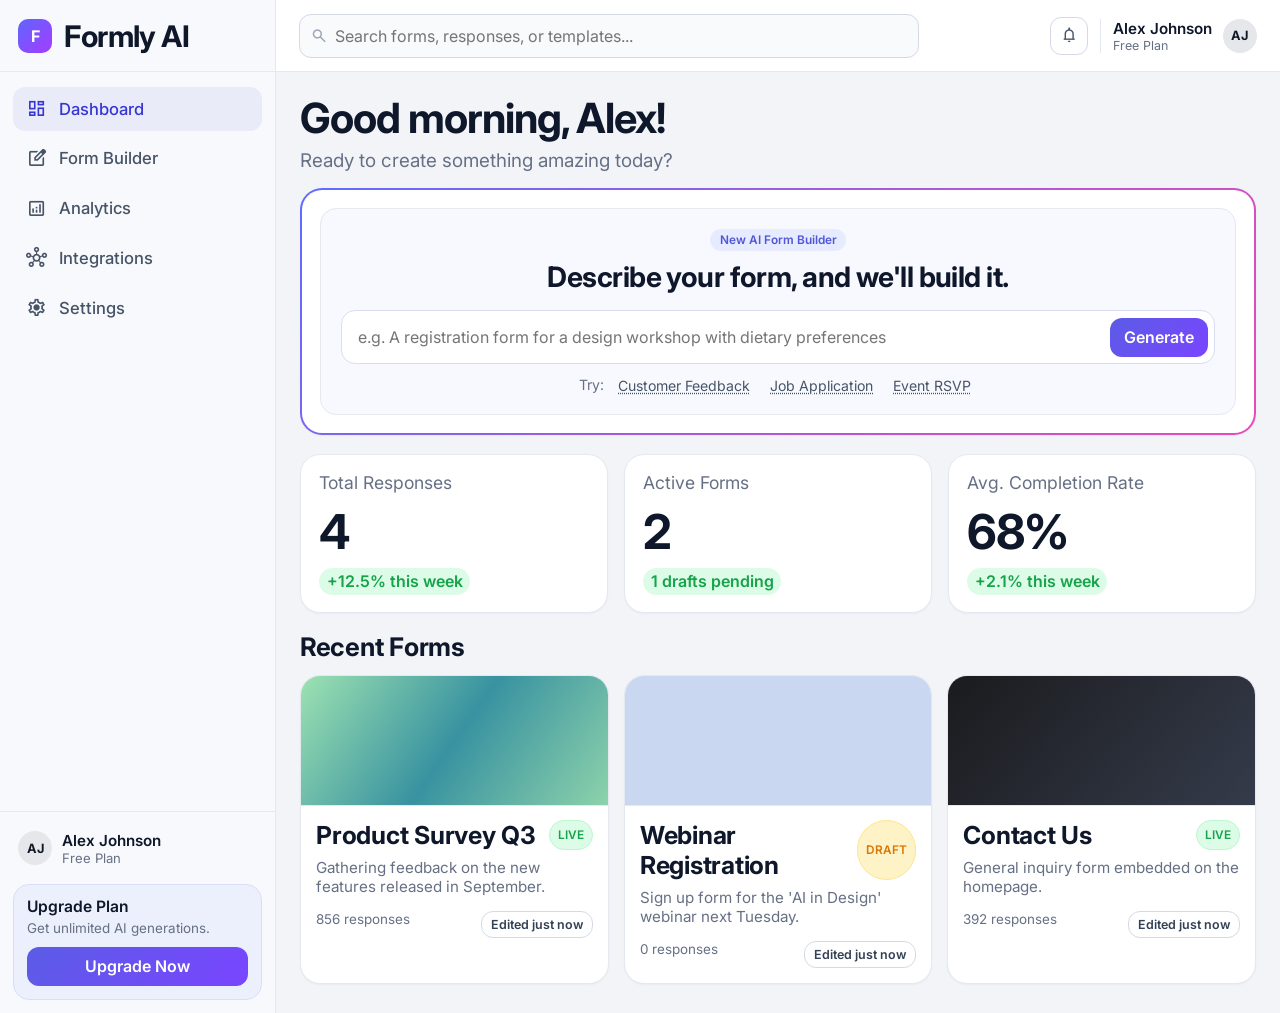
<file: index.html>
<!doctype html>
<html lang="en">
  <head>
    <meta charset="UTF-8" />
    <meta name="viewport" content="width=device-width, initial-scale=1.0" />
    <title>Formly | Dashboard</title>
    <link rel="preconnect" href="https://fonts.googleapis.com" />
    <link rel="preconnect" href="https://fonts.gstatic.com" crossorigin />
    <link
      href="https://fonts.googleapis.com/css2?family=Inter:wght@400;500;600;700;800&display=swap"
      rel="stylesheet"
    />
    <link
      rel="stylesheet"
      href="https://fonts.googleapis.com/css2?family=Material+Symbols+Outlined:FILL@0;1&opsz=24&wght=400&GRAD=0"
    />
    <link rel="stylesheet" href="./assets/css/tokens.css" />
    <link rel="stylesheet" href="./assets/css/app.css" />
    <link rel="stylesheet" href="./assets/css/dashboard.css" />
  </head>
  <body>
    <div class="app-layout">
      <aside class="sidebar">
        <div class="sidebar-brand">
          <div class="brand-mark">F</div>
          <div class="brand-title">Formly AI</div>
        </div>

        <ul class="nav-list">
          <li>
            <a class="nav-link active" href="./index.html">
              <span class="material-symbols-outlined">dashboard</span>
              Dashboard
            </a>
          </li>
          <li>
            <a class="nav-link" href="./builder.html">
              <span class="material-symbols-outlined">edit_square</span>
              Form Builder
            </a>
          </li>
          <li>
            <a class="nav-link" href="./analytics.html">
              <span class="material-symbols-outlined">analytics</span>
              Analytics
            </a>
          </li>
          <li>
            <a class="nav-link" href="#">
              <span class="material-symbols-outlined">hub</span>
              Integrations
            </a>
          </li>
          <li>
            <a class="nav-link" href="#">
              <span class="material-symbols-outlined">settings</span>
              Settings
            </a>
          </li>
        </ul>

        <div class="sidebar-footer">
          <div class="profile-chip">
            <div class="avatar">AJ</div>
            <div>
              <p class="profile-name">Alex Johnson</p>
              <p class="profile-plan">Free Plan</p>
            </div>
          </div>

          <div class="upgrade-card">
            <p class="title">Upgrade Plan</p>
            <p class="sub">Get unlimited AI generations.</p>
            <button class="btn btn-primary" style="margin-top: 0.65rem; width: 100%">Upgrade Now</button>
          </div>
        </div>
      </aside>

      <section class="main-area">
        <header class="topbar">
          <div class="search">
            <span class="material-symbols-outlined">search</span>
            <input type="text" placeholder="Search forms, responses, or templates..." />
          </div>

          <div class="topbar-right">
            <button class="icon-btn" aria-label="Notifications">
              <span class="material-symbols-outlined">notifications</span>
            </button>

            <div class="user-chip">
              <div>
                <p class="name">Alex Johnson</p>
                <p class="plan">Free Plan</p>
              </div>
              <div class="avatar">AJ</div>
            </div>
          </div>
        </header>

        <main class="page-content">
          <section class="dashboard-head">
            <h1 class="page-title">Good morning, Alex!</h1>
            <p class="page-subtitle">Ready to create something amazing today?</p>
          </section>

          <section class="prompt-card card">
            <div class="prompt-inner">
              <span class="prompt-pill">New AI Form Builder</span>
              <h2 class="prompt-title">Describe your form, and we'll build it.</h2>
              <div class="prompt-row">
                <input
                  id="builder-prompt"
                  type="text"
                  placeholder="e.g. A registration form for a design workshop with dietary preferences"
                />
                <button id="go-builder" class="btn btn-primary">Generate</button>
              </div>
              <div class="prompt-footer">
                <span>Try:</span>
                <button data-prompt="Customer feedback form with rating and comments">Customer Feedback</button>
                <button data-prompt="Job application form with portfolio link and experience">Job Application</button>
                <button data-prompt="Event RSVP with meal and attendance type">Event RSVP</button>
              </div>
            </div>
          </section>

          <section class="kpi-grid section-row">
            <article class="card kpi-card">
              <p class="label">Total Responses</p>
              <p class="value" id="total-responses">0</p>
              <span class="trend up" id="total-trend">+0% this week</span>
            </article>
            <article class="card kpi-card">
              <p class="label">Active Forms</p>
              <p class="value" id="active-forms">0</p>
              <span class="trend up" id="forms-trend">0 drafts pending</span>
            </article>
            <article class="card kpi-card">
              <p class="label">Avg. Completion Rate</p>
              <p class="value" id="avg-completion">0%</p>
              <span class="trend up" id="completion-trend">+0% this week</span>
            </article>
          </section>

          <section class="section-row">
            <h3>Recent Forms</h3>
            <div id="recent-forms" class="form-grid"></div>
          </section>
        </main>
      </section>
    </div>

    <script type="module" src="./assets/js/pages/dashboard.js"></script>
  </body>
</html>
</file>
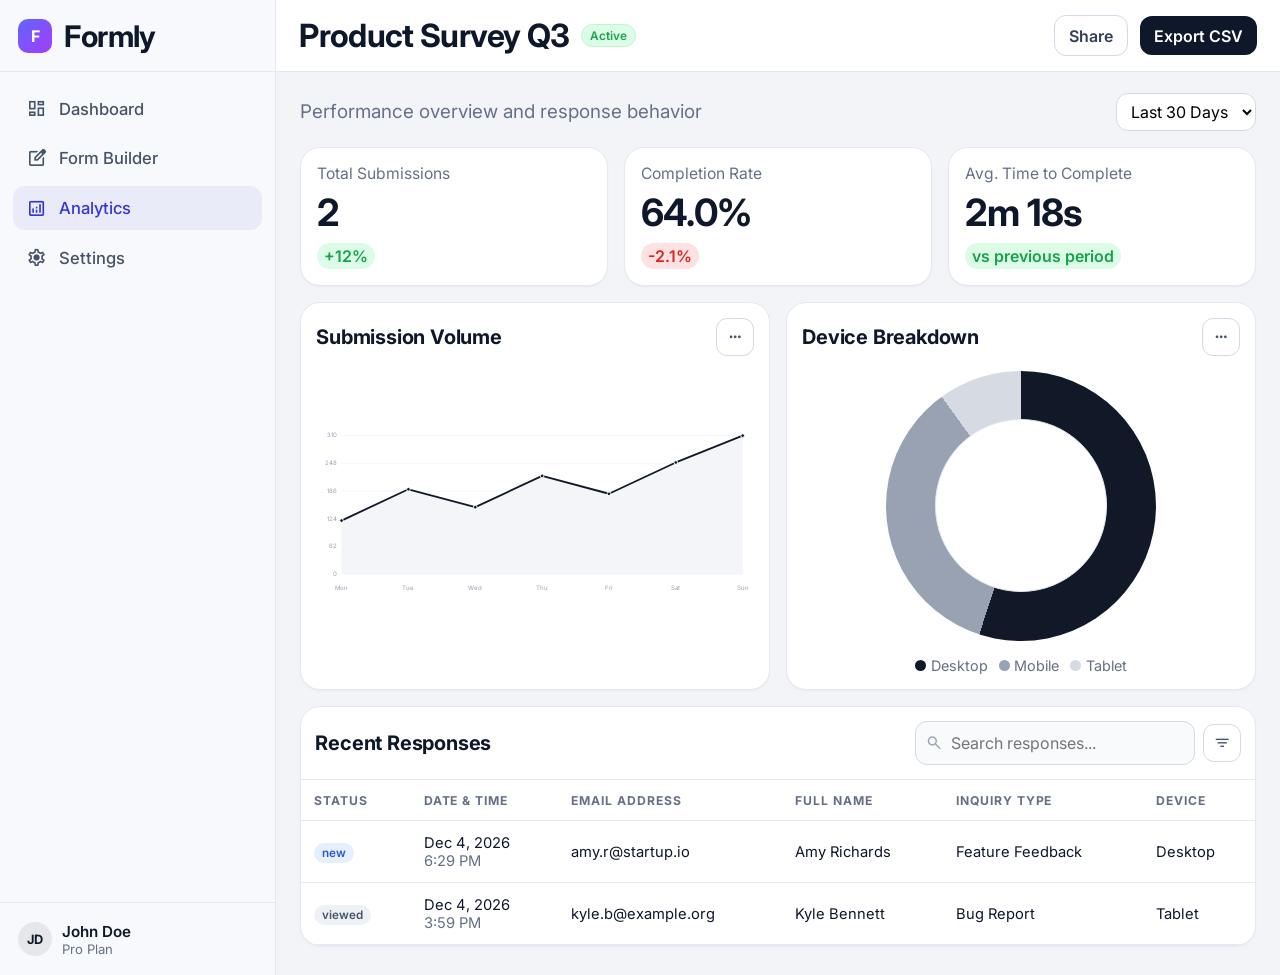
<file: analytics.html>
<!doctype html>
<html lang="en">
  <head>
    <meta charset="UTF-8" />
    <meta name="viewport" content="width=device-width, initial-scale=1.0" />
    <title>Formly | Analytics</title>
    <link rel="preconnect" href="https://fonts.googleapis.com" />
    <link rel="preconnect" href="https://fonts.gstatic.com" crossorigin />
    <link
      href="https://fonts.googleapis.com/css2?family=Inter:wght@400;500;600;700;800&display=swap"
      rel="stylesheet"
    />
    <link
      rel="stylesheet"
      href="https://fonts.googleapis.com/css2?family=Material+Symbols+Outlined:FILL@0;1&opsz=24&wght=400&GRAD=0"
    />
    <link rel="stylesheet" href="./assets/css/tokens.css" />
    <link rel="stylesheet" href="./assets/css/app.css" />
    <link rel="stylesheet" href="./assets/css/analytics.css" />
  </head>
  <body>
    <div class="app-layout">
      <aside class="sidebar">
        <div class="sidebar-brand">
          <div class="brand-mark">F</div>
          <div class="brand-title">Formly</div>
        </div>

        <ul class="nav-list">
          <li>
            <a class="nav-link" href="./index.html">
              <span class="material-symbols-outlined">dashboard</span>
              Dashboard
            </a>
          </li>
          <li>
            <a class="nav-link" href="./builder.html">
              <span class="material-symbols-outlined">edit_square</span>
              Form Builder
            </a>
          </li>
          <li>
            <a class="nav-link active" href="./analytics.html">
              <span class="material-symbols-outlined">analytics</span>
              Analytics
            </a>
          </li>
          <li>
            <a class="nav-link" href="#">
              <span class="material-symbols-outlined">settings</span>
              Settings
            </a>
          </li>
        </ul>

        <div class="sidebar-footer">
          <div class="profile-chip">
            <div class="avatar">JD</div>
            <div>
              <p class="profile-name">John Doe</p>
              <p class="profile-plan">Pro Plan</p>
            </div>
          </div>
        </div>
      </aside>

      <section class="main-area">
        <header class="topbar">
          <div class="form-title">
            <h2 id="analytics-form-title">Contact Form v2</h2>
            <span id="analytics-form-status" class="badge success">Active</span>
          </div>
          <div class="topbar-right">
            <button class="btn btn-ghost">Share</button>
            <button class="btn btn-dark">Export CSV</button>
          </div>
        </header>

        <main class="page-content">
          <section class="analytics-head">
            <p class="page-subtitle" style="margin: 0">Performance overview and response behavior</p>
            <select id="range-select" class="select">
              <option value="30">Last 30 Days</option>
              <option value="14">Last 14 Days</option>
              <option value="7">Last 7 Days</option>
            </select>
          </section>

          <section class="metrics-grid">
            <article class="card">
              <p class="label">Total Submissions</p>
              <p id="metric-submissions" class="value">0</p>
              <span id="metric-submissions-trend" class="trend up">+0%</span>
            </article>
            <article class="card">
              <p class="label">Completion Rate</p>
              <p id="metric-completion" class="value">0%</p>
              <span id="metric-completion-trend" class="trend down">-0%</span>
            </article>
            <article class="card">
              <p class="label">Avg. Time to Complete</p>
              <p id="metric-time" class="value">0m 00s</p>
              <span id="metric-time-trend" class="trend up">vs prev period</span>
            </article>
          </section>

          <section class="chart-grid">
            <article class="card chart-card">
              <div class="panel-title-row">
                <h3 class="panel-title">Submission Volume</h3>
                <button class="icon-btn"><span class="material-symbols-outlined">more_horiz</span></button>
              </div>
              <svg id="submission-chart" role="img" aria-label="Submission volume line chart"></svg>
            </article>

            <article class="card chart-card">
              <div class="panel-title-row">
                <h3 class="panel-title">Device Breakdown</h3>
                <button class="icon-btn"><span class="material-symbols-outlined">more_horiz</span></button>
              </div>
              <div class="device-wrap">
                <div id="device-ring" class="device-ring"></div>
                <div class="chart-legend" style="margin-top: 1rem">
                  <span class="legend-item"><span class="swatch" style="background: #111827"></span>Desktop</span>
                  <span class="legend-item"><span class="swatch" style="background: #98a2b3"></span>Mobile</span>
                  <span class="legend-item"><span class="swatch" style="background: #d6dae3"></span>Tablet</span>
                </div>
              </div>
            </article>
          </section>

          <section class="card responses-card">
            <div class="responses-head">
              <h3 class="panel-title" style="margin: 0">Recent Responses</h3>
              <div class="responses-controls">
                <div class="search">
                  <span class="material-symbols-outlined">search</span>
                  <input id="response-search" type="text" placeholder="Search responses..." />
                </div>
                <button class="icon-btn"><span class="material-symbols-outlined">filter_list</span></button>
              </div>
            </div>

            <div style="overflow: auto">
              <table class="table">
                <thead>
                  <tr>
                    <th>Status</th>
                    <th>Date &amp; Time</th>
                    <th>Email Address</th>
                    <th>Full Name</th>
                    <th>Inquiry Type</th>
                    <th>Device</th>
                  </tr>
                </thead>
                <tbody id="responses-body"></tbody>
              </table>
            </div>
          </section>
        </main>
      </section>
    </div>

    <script type="module" src="./assets/js/pages/analytics.js"></script>
  </body>
</html>
</file>
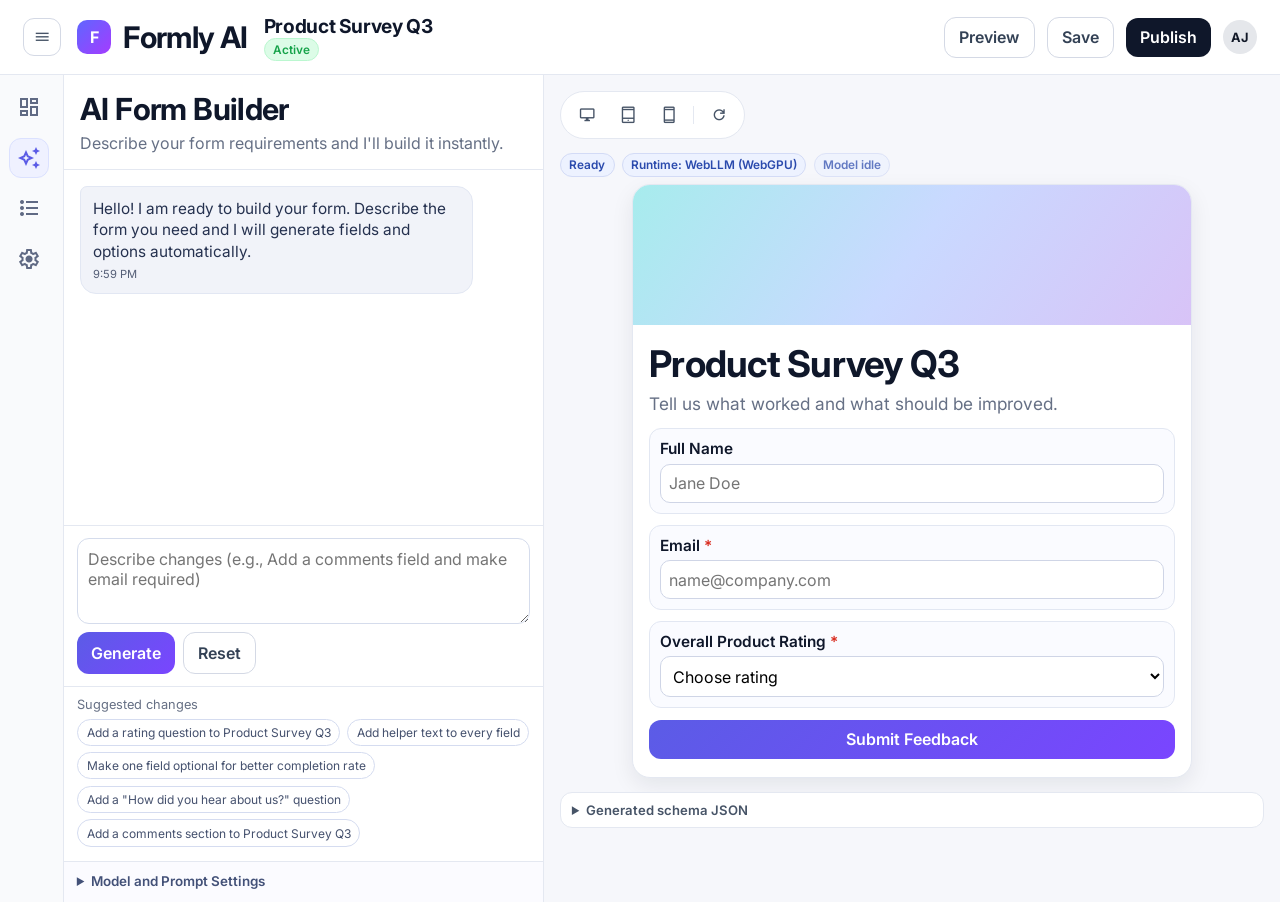
<file: builder.html>
<!doctype html>
<html lang="en">
  <head>
    <meta charset="UTF-8" />
    <meta name="viewport" content="width=device-width, initial-scale=1.0" />
    <title>Formly | AI Form Builder</title>
    <link rel="preconnect" href="https://fonts.googleapis.com" />
    <link rel="preconnect" href="https://fonts.gstatic.com" crossorigin />
    <link
      href="https://fonts.googleapis.com/css2?family=Inter:wght@400;500;600;700;800&display=swap"
      rel="stylesheet"
    />
    <link
      rel="stylesheet"
      href="https://fonts.googleapis.com/css2?family=Material+Symbols+Outlined:FILL@0;1&opsz=24&wght=400&GRAD=0"
    />
    <link rel="stylesheet" href="./assets/css/tokens.css" />
    <link rel="stylesheet" href="./assets/css/app.css" />
    <link rel="stylesheet" href="./assets/css/builder.css" />
  </head>
  <body>
    <section class="main-area">
      <header class="topbar">
        <div class="topbar-right" style="gap: 1rem">
          <a href="./index.html" class="icon-btn" aria-label="Back to dashboard">
            <span class="material-symbols-outlined">menu</span>
          </a>
          <div class="sidebar-brand" style="border-bottom: 0; padding: 0">
            <div class="brand-mark">F</div>
            <div class="brand-title">Formly AI</div>
          </div>
          <div>
            <h1 id="active-form-name" style="font-size: 1.2rem; margin: 0">New Form</h1>
            <span id="active-form-status" class="badge success">Draft</span>
          </div>
        </div>

        <div class="topbar-right">
          <a href="./analytics.html" class="btn btn-ghost">Preview</a>
          <button id="save-form" class="btn btn-ghost">Save</button>
          <button id="publish-form" class="btn btn-dark">Publish</button>
          <div class="avatar">AJ</div>
        </div>
      </header>

      <main class="builder-layout">
        <aside class="builder-rail">
          <a class="rail-btn" aria-label="Dashboard" href="./index.html">
            <span class="material-symbols-outlined">dashboard</span>
          </a>
          <button class="rail-btn active" aria-label="AI Builder">
            <span class="material-symbols-outlined">auto_awesome</span>
          </button>
          <button class="rail-btn" aria-label="Fields">
            <span class="material-symbols-outlined">format_list_bulleted</span>
          </button>
          <button class="rail-btn" aria-label="Settings">
            <span class="material-symbols-outlined">settings</span>
          </button>
        </aside>

        <section class="builder-chat">
          <div class="chat-head">
            <h2>AI Form Builder</h2>
            <p>Describe your form requirements and I'll build it instantly.</p>
          </div>

          <div id="chat-feed" class="chat-feed" aria-live="polite"></div>

          <form id="prompt-form" class="composer">
            <textarea
              id="prompt-input"
              rows="3"
              placeholder="Describe changes (e.g., Add a comments field and make email required)"
              required
            ></textarea>
            <div class="composer-row">
              <button id="generate-btn" class="btn btn-primary" type="submit">Generate</button>
              <button id="reset-btn" class="btn btn-ghost" type="button">Reset</button>
            </div>
          </form>

          <section class="chips-wrap">
            <p>Suggested changes</p>
            <div id="chips" class="chips"></div>
          </section>

          <details class="settings">
            <summary>Model and Prompt Settings</summary>

            <div class="settings-grid">
              <label>
                Model
                <select id='model-id'></select>
              </label>
              <label id='dtype-label' hidden>
                Precision (WASM)
                <select id='dtype'>
                  <option value='q4'>q4</option>
                  <option value='q8'>q8</option>
                  <option value='fp16'>fp16</option>
                  <option value='fp32'>fp32</option>
                </select>
              </label>
              <label>
                Max new tokens
                <input id='max-tokens' type='number' min='120' max='1500' value='700' />
              </label>
              <label>
                Temperature
                <input id='temperature' type='number' min='0' max='1.2' step='0.1' value='0.3' />
              </label>
            </div>

            <label class="system-label" for="system-prompt">System Prompt</label>
            <textarea id="system-prompt" rows="9"></textarea>
          </details>
        </section>

        <section class="builder-preview">
          <div class="preview-toolbar">
            <button class="icon-btn" aria-label="Desktop"><span class="material-symbols-outlined">desktop_windows</span></button>
            <button class="icon-btn" aria-label="Tablet"><span class="material-symbols-outlined">tablet_mac</span></button>
            <button class="icon-btn" aria-label="Mobile"><span class="material-symbols-outlined">smartphone</span></button>
            <span style="width: 1px; height: 18px; background: var(--line)"></span>
            <button class="icon-btn" id="refresh-preview" aria-label="Refresh"><span class="material-symbols-outlined">refresh</span></button>
          </div>

          <div style="display: flex; gap: 0.45rem; flex-wrap: wrap; margin-bottom: 0.45rem">
            <span id="status-line" class="status-pill">Ready</span>
            <span id="device-chip" class="status-pill">Device: Checking...</span>
            <span id="model-chip" class="status-pill">Model idle</span>
          </div>

          <progress id="download-progress" max="100" value="0" hidden></progress>

          <article class="preview-card">
            <div class="preview-cover"></div>
            <div class="preview-body">
              <h3 id="preview-title" class="preview-title">Your Form</h3>
              <p id="preview-description" class="preview-desc">Form description will appear here.</p>
              <form id="preview-form" class="preview-form"></form>
              <button id="preview-submit" class="btn btn-primary" style="width: 100%; margin-top: 0.72rem" type="button">
                Submit
              </button>
            </div>
          </article>

          <details class="schema-panel">
            <summary>Generated schema JSON</summary>
            <pre id="schema-json">{}</pre>
          </details>
        </section>
      </main>
    </section>

    <script type="module" src="./assets/js/pages/builder.js"></script>
  </body>
</html>
</file>
<file: assets/css/tokens.css>
:root {
  --bg: #f3f4f8;
  --surface: #ffffff;
  --surface-soft: #f9fafc;
  --line: #e4e8f1;
  --line-strong: #d4d9e5;
  --text: #0f172a;
  --muted: #667085;
  --sidebar: #f8f9fc;
  --accent: #5b5ce6;
  --accent-strong: #3636d6;
  --accent-soft: #eeefff;
  --success: #16a34a;
  --success-soft: #dcfce7;
  --warning: #d97706;
  --warning-soft: #fef3c7;
  --danger: #dc2626;
  --danger-soft: #fee2e2;
  --ink-inverse: #f8fafc;
  --radius-sm: 8px;
  --radius-md: 12px;
  --radius-lg: 16px;
  --radius-xl: 20px;
  --shadow-sm: 0 1px 2px rgba(16, 24, 40, 0.04);
  --shadow-md: 0 8px 22px rgba(17, 24, 39, 0.08);
  --shadow-lg: 0 20px 45px rgba(17, 24, 39, 0.12);
}
</file>
<file: assets/css/app.css>
* {
  box-sizing: border-box;
}

html,
body {
  margin: 0;
  min-height: 100%;
}

body {
  font-family: "Inter", "IBM Plex Sans", "Segoe UI", sans-serif;
  color: var(--text);
  background: var(--bg);
}

a {
  color: inherit;
  text-decoration: none;
}

button,
input,
select,
textarea {
  font: inherit;
}

button {
  border: 0;
  cursor: pointer;
}

.app-layout {
  min-height: 100vh;
  display: grid;
  grid-template-columns: 276px minmax(0, 1fr);
}

.sidebar {
  background: var(--sidebar);
  border-right: 1px solid var(--line);
  display: grid;
  grid-template-rows: auto 1fr auto;
  min-height: 100vh;
}

.sidebar-brand {
  display: flex;
  align-items: center;
  gap: 0.75rem;
  padding: 1.1rem 1.15rem;
  border-bottom: 1px solid var(--line);
}

.brand-mark {
  width: 34px;
  height: 34px;
  border-radius: 10px;
  display: grid;
  place-items: center;
  font-weight: 700;
  color: #fff;
  background: linear-gradient(135deg, #5f66ff, #a43cff);
}

.sidebar-brand span:last-child {
  font-size: 1.65rem;
  line-height: 1;
}

.sidebar-brand .brand-title {
  font-size: 1.86rem;
  font-weight: 700;
  letter-spacing: -0.02em;
}

.nav-list {
  list-style: none;
  margin: 0;
  padding: 0.9rem 0.8rem;
  display: grid;
  gap: 0.35rem;
  align-content: start;
}

.nav-link {
  display: flex;
  align-items: center;
  gap: 0.78rem;
  padding: 0.72rem 0.8rem;
  border-radius: var(--radius-md);
  color: #475467;
  font-size: 1.04rem;
  font-weight: 500;
}

.nav-link .material-symbols-outlined {
  font-size: 1.32rem;
}

.nav-link:hover {
  background: #eef1f8;
  color: #111827;
}

.nav-link.active {
  background: #e9ecf8;
  color: var(--accent-strong);
}

.sidebar-footer {
  padding: 0.8rem;
  border-top: 1px solid var(--line);
}

.profile-chip {
  display: flex;
  align-items: center;
  gap: 0.62rem;
  padding: 0.35rem;
}

.avatar {
  width: 34px;
  height: 34px;
  border-radius: 999px;
  display: grid;
  place-items: center;
  font-weight: 700;
  font-size: 0.8rem;
  background: #e5e7eb;
  color: #111827;
}

.profile-name {
  margin: 0;
  font-size: 0.95rem;
  font-weight: 600;
}

.profile-plan {
  margin: 0;
  font-size: 0.82rem;
  color: var(--muted);
}

.upgrade-card {
  margin-top: 0.78rem;
  background: #eceffc;
  border: 1px solid #d8def8;
  border-radius: var(--radius-lg);
  padding: 0.8rem;
}

.upgrade-card p {
  margin: 0;
}

.upgrade-card .title {
  font-size: 0.98rem;
  font-weight: 600;
}

.upgrade-card .sub {
  margin-top: 0.25rem;
  color: var(--muted);
  font-size: 0.84rem;
}

.btn {
  border-radius: var(--radius-md);
  padding: 0.6rem 0.88rem;
  font-weight: 600;
  transition: transform 120ms ease, filter 120ms ease;
}

.btn:active {
  transform: translateY(1px);
}

.btn-primary {
  background: linear-gradient(135deg, var(--accent), #7a45ff);
  color: #fff;
}

.btn-primary:hover {
  filter: brightness(1.04);
}

.btn-ghost {
  border: 1px solid var(--line-strong);
  background: #fff;
  color: #334155;
}

.btn-dark {
  background: #0f172a;
  color: #fff;
}

.main-area {
  min-height: 100vh;
  display: grid;
  grid-template-rows: auto 1fr;
}

.topbar {
  min-height: 72px;
  border-bottom: 1px solid var(--line);
  background: #fff;
  display: flex;
  align-items: center;
  justify-content: space-between;
  gap: 1rem;
  padding: 0.85rem 1.45rem;
}

.topbar h1 {
  margin: 0;
  font-size: 1.9rem;
  letter-spacing: -0.02em;
}

.search {
  position: relative;
  width: min(620px, 100%);
}

.search .material-symbols-outlined {
  position: absolute;
  left: 0.68rem;
  top: 50%;
  transform: translateY(-50%);
  color: #98a2b3;
  font-size: 1.15rem;
}

.search input {
  width: 100%;
  height: 44px;
  border: 1px solid var(--line-strong);
  border-radius: var(--radius-md);
  padding: 0 0.8rem 0 2.2rem;
  background: #f8fafc;
}

.search input:focus {
  outline: 2px solid rgba(91, 92, 230, 0.2);
  border-color: var(--accent);
}

.topbar-right {
  display: flex;
  align-items: center;
  gap: 0.75rem;
}

.user-chip {
  display: flex;
  align-items: center;
  gap: 0.65rem;
  border-left: 1px solid var(--line);
  padding-left: 0.75rem;
}

.user-chip .name {
  margin: 0;
  font-size: 0.95rem;
  font-weight: 600;
}

.user-chip .plan {
  margin: 0;
  font-size: 0.78rem;
  color: var(--muted);
}

.icon-btn {
  width: 38px;
  height: 38px;
  border-radius: 11px;
  display: grid;
  place-items: center;
  border: 1px solid var(--line-strong);
  background: #fff;
  color: #475467;
}

.icon-btn .material-symbols-outlined {
  font-size: 1.15rem;
}

.page-content {
  padding: 1.3rem 1.5rem 1.8rem;
  overflow: auto;
}

.page-title {
  margin: 0;
  font-size: 2.6rem;
  letter-spacing: -0.025em;
}

.page-subtitle {
  margin: 0.35rem 0 1rem;
  color: var(--muted);
  font-size: 1.18rem;
}

.card {
  background: var(--surface);
  border: 1px solid var(--line);
  border-radius: var(--radius-xl);
  box-shadow: var(--shadow-sm);
}

.kpi-grid {
  display: grid;
  gap: 1rem;
  grid-template-columns: repeat(3, minmax(0, 1fr));
}

.kpi-card {
  padding: 1.1rem 1.15rem;
}

.kpi-card .label {
  margin: 0;
  color: var(--muted);
  font-size: 1.1rem;
}

.kpi-card .value {
  margin: 0.55rem 0 0;
  font-size: 3rem;
  letter-spacing: -0.03em;
  font-weight: 700;
}

.trend {
  display: inline-flex;
  align-items: center;
  gap: 0.2rem;
  margin-top: 0.45rem;
  font-size: 1rem;
  font-weight: 600;
  border-radius: 999px;
  padding: 0.2rem 0.45rem;
}

.trend.up {
  color: var(--success);
  background: var(--success-soft);
}

.trend.down {
  color: var(--danger);
  background: var(--danger-soft);
}

.panel {
  background: var(--surface);
  border: 1px solid var(--line);
  border-radius: var(--radius-xl);
  padding: 1rem;
}

.panel-title-row {
  display: flex;
  align-items: center;
  justify-content: space-between;
  gap: 0.75rem;
  margin-bottom: 0.9rem;
}

.panel-title {
  margin: 0;
  font-size: 1.25rem;
  letter-spacing: -0.01em;
}

.select {
  border: 1px solid var(--line-strong);
  border-radius: var(--radius-md);
  background: #fff;
  padding: 0.45rem 0.66rem;
}

.table {
  width: 100%;
  border-collapse: collapse;
}

.table th,
.table td {
  text-align: left;
  padding: 0.78rem 0.82rem;
  border-bottom: 1px solid var(--line);
  font-size: 0.92rem;
}

.table thead th {
  color: var(--muted);
  font-size: 0.76rem;
  text-transform: uppercase;
  letter-spacing: 0.08em;
}

.badge {
  display: inline-flex;
  align-items: center;
  gap: 0.28rem;
  border-radius: 999px;
  padding: 0.2rem 0.5rem;
  font-size: 0.74rem;
  font-weight: 600;
  border: 1px solid transparent;
}

.badge.success {
  background: var(--success-soft);
  border-color: #bbf7d0;
  color: var(--success);
}

.badge.warning {
  background: var(--warning-soft);
  border-color: #fde68a;
  color: var(--warning);
}

.badge.info {
  background: #e6efff;
  border-color: #c7d7ff;
  color: #2f5fd3;
}

@media (max-width: 1200px) {
  .kpi-grid {
    grid-template-columns: 1fr;
  }
}

@media (max-width: 980px) {
  .app-layout {
    grid-template-columns: 1fr;
  }

  .sidebar {
    min-height: auto;
    grid-template-rows: auto;
  }

  .sidebar-brand,
  .sidebar-footer {
    display: none;
  }

  .nav-list {
    display: flex;
    overflow: auto;
    padding: 0.6rem;
    border-bottom: 1px solid var(--line);
    background: #fff;
  }

  .nav-link {
    white-space: nowrap;
  }
}

@media (max-width: 720px) {
  .topbar {
    flex-direction: column;
    align-items: stretch;
    gap: 0.68rem;
    padding: 0.75rem;
  }

  .page-content {
    padding: 0.86rem;
  }
}
</file>
<file: assets/css/dashboard.css>
.dashboard-head {
  margin-bottom: 1rem;
}

.prompt-card {
  border-radius: 22px;
  padding: 1.15rem;
  border: 2px solid transparent;
  background:
    linear-gradient(#fff, #fff) padding-box,
    linear-gradient(130deg, #5f6cff, #e949b8) border-box;
}

.prompt-inner {
  border-radius: 16px;
  border: 1px solid var(--line);
  background: #f8f9ff;
  padding: 1.2rem;
  text-align: center;
}

.prompt-pill {
  display: inline-flex;
  border-radius: 999px;
  padding: 0.25rem 0.58rem;
  font-size: 0.74rem;
  font-weight: 600;
  color: #4f56d8;
  background: #e7ebff;
  margin-bottom: 0.58rem;
}

.prompt-title {
  margin: 0;
  font-size: clamp(1.6rem, 2.2vw, 2.6rem);
  letter-spacing: -0.02em;
}

.prompt-row {
  margin-top: 1rem;
  display: grid;
  grid-template-columns: 1fr auto;
  gap: 0.56rem;
  background: #fff;
  border: 1px solid #d9ddf0;
  border-radius: 14px;
  padding: 0.4rem;
}

.prompt-row input {
  border: 0;
  background: transparent;
  padding: 0.4rem 0.6rem;
  font-size: 1rem;
}

.prompt-row input:focus {
  outline: none;
}

.prompt-footer {
  margin-top: 0.7rem;
  display: flex;
  justify-content: center;
  gap: 0.5rem;
  flex-wrap: wrap;
  color: var(--muted);
  font-size: 0.88rem;
}

.prompt-footer button {
  border: 0;
  background: transparent;
  color: #475467;
  text-decoration: underline;
  text-decoration-style: dotted;
  text-underline-offset: 2px;
  cursor: pointer;
}

.section-row {
  margin-top: 1.15rem;
}

.section-row h3 {
  margin: 0 0 0.78rem;
  font-size: 1.6rem;
  letter-spacing: -0.01em;
}

.form-grid {
  display: grid;
  gap: 0.92rem;
  grid-template-columns: repeat(3, minmax(0, 1fr));
}

.form-card {
  overflow: hidden;
}

.form-cover {
  height: 130px;
  border-bottom: 1px solid var(--line);
}

.cover-live-a {
  background: linear-gradient(125deg, #9de2b2, #3892a0, #8dd2ab);
}

.cover-draft {
  background: #cad7f0;
}

.cover-live-b {
  background: linear-gradient(130deg, #1b1b1e, #343b4a);
}

.form-body {
  padding: 0.9rem 0.95rem;
}

.form-meta {
  margin: 0.45rem 0 0;
  color: var(--muted);
  font-size: 0.95rem;
  min-height: 2.5rem;
}

.form-footer {
  margin-top: 0.85rem;
  display: flex;
  justify-content: space-between;
  gap: 0.65rem;
  color: var(--muted);
  font-size: 0.84rem;
}

@media (max-width: 1200px) {
  .form-grid {
    grid-template-columns: 1fr;
  }
}
</file>
<file: assets/css/analytics.css>
.analytics-head {
  display: flex;
  align-items: center;
  justify-content: space-between;
  gap: 0.8rem;
  margin-bottom: 1rem;
}

.form-title {
  display: flex;
  align-items: center;
  gap: 0.7rem;
}

.form-title h2 {
  margin: 0;
  font-size: 2rem;
  letter-spacing: -0.02em;
}

.metrics-grid {
  display: grid;
  gap: 1rem;
  grid-template-columns: repeat(3, minmax(0, 1fr));
  margin-bottom: 1rem;
}

.metrics-grid .card {
  padding: 1rem;
}

.metrics-grid .label {
  margin: 0;
  color: var(--muted);
  font-size: 0.98rem;
}

.metrics-grid .value {
  margin: 0.45rem 0 0;
  font-size: 2.35rem;
  letter-spacing: -0.02em;
  font-weight: 700;
}

.chart-grid {
  display: grid;
  gap: 1rem;
  grid-template-columns: 1fr 1fr;
  margin-bottom: 1rem;
}

.chart-card {
  padding: 0.95rem;
}

#submission-chart {
  width: 100%;
  height: 280px;
}

.chart-legend {
  margin-top: 0.45rem;
  display: flex;
  gap: 0.68rem;
  flex-wrap: wrap;
  color: var(--muted);
  font-size: 0.9rem;
}

.legend-item {
  display: inline-flex;
  align-items: center;
  gap: 0.3rem;
}

.swatch {
  width: 11px;
  height: 11px;
  border-radius: 999px;
  display: inline-block;
}

.device-wrap {
  display: grid;
  place-items: center;
  min-height: 280px;
}

.device-ring {
  width: min(270px, 72%);
  aspect-ratio: 1;
  border-radius: 50%;
  position: relative;
  background: conic-gradient(#111827 0deg 198deg, #98a2b3 198deg 324deg, #d6dae3 324deg 360deg);
}

.device-ring::after {
  content: "";
  position: absolute;
  inset: 18%;
  border-radius: 50%;
  background: #fff;
  border: 1px solid var(--line);
}

.responses-card {
  padding: 0;
  overflow: hidden;
}

.responses-head {
  display: flex;
  align-items: center;
  justify-content: space-between;
  gap: 0.9rem;
  padding: 0.9rem;
  border-bottom: 1px solid var(--line);
}

.responses-controls {
  display: flex;
  align-items: center;
  gap: 0.5rem;
}

.responses-controls .search {
  width: 280px;
}

.status-chip {
  border-radius: 999px;
  padding: 0.2rem 0.5rem;
  font-size: 0.73rem;
  font-weight: 600;
}

.status-chip.new {
  background: #e6efff;
  color: #285cc8;
}

.status-chip.viewed {
  background: #eef2f7;
  color: #475467;
}

@media (max-width: 1200px) {
  .metrics-grid,
  .chart-grid {
    grid-template-columns: 1fr;
  }

  .responses-controls .search {
    width: 180px;
  }
}

@media (max-width: 720px) {
  .analytics-head {
    flex-direction: column;
    align-items: flex-start;
  }

  .responses-head {
    flex-direction: column;
    align-items: stretch;
  }

  .responses-controls .search {
    width: 100%;
  }
}
</file>
<file: assets/css/builder.css>
.builder-layout {
  min-height: calc(100vh - 73px);
  display: grid;
  grid-template-columns: 64px minmax(360px, 480px) minmax(0, 1fr);
}

.builder-rail {
  border-right: 1px solid var(--line);
  background: var(--surface-soft);
  padding: 0.75rem 0.55rem;
  display: grid;
  gap: 0.65rem;
  align-content: start;
}

.rail-btn {
  width: 40px;
  height: 40px;
  border-radius: 12px;
  display: grid;
  place-items: center;
  border: 1px solid transparent;
  color: #606a84;
  background: transparent;
}

.rail-btn.active {
  background: #eff1ff;
  color: var(--accent);
  border-color: #dbe1ff;
}

.builder-chat {
  border-right: 1px solid var(--line);
  display: grid;
  grid-template-rows: auto 1fr auto auto;
  min-height: 0;
  background: var(--surface);
}

.chat-head {
  padding: 1rem;
  border-bottom: 1px solid var(--line);
}

.chat-head h2 {
  margin: 0;
  font-size: 1.9rem;
  letter-spacing: -0.02em;
}

.chat-head p {
  margin: 0.35rem 0 0;
  color: var(--muted);
}

.chat-feed {
  padding: 1rem;
  overflow: auto;
  display: grid;
  gap: 0.8rem;
  align-content: start;
}

.msg {
  max-width: 88%;
  border-radius: 16px;
  padding: 0.68rem 0.75rem;
  white-space: pre-wrap;
  font-size: 0.96rem;
  line-height: 1.4;
}

.msg.assistant {
  background: #f1f3f9;
  border: 1px solid #e2e7f3;
  color: #25314f;
  border-top-left-radius: 7px;
}

.msg.typing {
  color: #64748b;
  font-style: italic;
  animation: pulse-typing 1.4s ease-in-out infinite;
}

@keyframes pulse-typing {
  0%, 100% { opacity: 1; }
  50% { opacity: 0.52; }
}

.msg.user {
  margin-left: auto;
  background: #0f1b3a;
  border: 1px solid #1b2a58;
  color: #f8fbff;
  border-top-right-radius: 7px;
}

.msg-meta {
  display: block;
  margin-top: 0.26rem;
  font-size: 0.7rem;
  opacity: 0.76;
}

.composer {
  padding: 0.8rem;
  border-top: 1px solid var(--line);
  display: grid;
  gap: 0.5rem;
}

.composer textarea {
  width: 100%;
  min-height: 86px;
  max-height: 200px;
  resize: vertical;
  border: 1px solid #d5dcec;
  border-radius: var(--radius-md);
  padding: 0.62rem;
}

.composer textarea:focus,
.settings-grid input:focus,
.settings-grid select:focus,
.settings textarea:focus {
  outline: 2px solid rgba(91, 92, 230, 0.23);
  border-color: var(--accent);
}

.composer-row {
  display: flex;
  gap: 0.5rem;
}

.chips-wrap {
  padding: 0.6rem 0.8rem 0.9rem;
  border-top: 1px solid var(--line);
}

.chips-wrap p {
  margin: 0 0 0.42rem;
  color: var(--muted);
  font-size: 0.8rem;
}

.chips {
  display: flex;
  flex-wrap: wrap;
  gap: 0.4rem;
}

.chip-btn {
  border: 1px solid #d5dcf0;
  background: #fff;
  color: #45516e;
  border-radius: 999px;
  padding: 0.32rem 0.55rem;
  font-size: 0.75rem;
}

.settings {
  border-top: 1px solid var(--line);
  padding: 0.66rem 0.8rem 0.86rem;
  background: #fbfbff;
}

.settings > summary {
  cursor: pointer;
  font-size: 0.84rem;
  font-weight: 600;
  color: #435178;
}

.settings-grid {
  margin-top: 0.55rem;
  display: grid;
  gap: 0.5rem;
  grid-template-columns: 1fr 1fr;
}

.settings-grid label,
.settings .system-label {
  font-size: 0.74rem;
  color: #475467;
  display: grid;
  gap: 0.3rem;
}

.settings-grid input,
.settings-grid select,
.settings textarea {
  border: 1px solid #d5dcec;
  border-radius: 10px;
  padding: 0.52rem 0.56rem;
  background: #fff;
}

.settings textarea {
  margin-top: 0.2rem;
  width: 100%;
  min-height: 130px;
  resize: vertical;
  font-family: ui-monospace, SFMono-Regular, Menlo, Monaco, Consolas, monospace;
  font-size: 0.73rem;
}

.builder-preview {
  background: #f6f7fb;
  overflow: auto;
  padding: 1rem;
}

.preview-toolbar {
  display: inline-flex;
  align-items: center;
  gap: 0.45rem;
  border: 1px solid var(--line);
  background: #fff;
  border-radius: 999px;
  padding: 0.35rem 0.55rem;
  margin: 0 auto 0.9rem;
}

.preview-toolbar .icon-btn {
  width: 34px;
  height: 34px;
  border: 0;
  background: transparent;
}

.preview-card {
  width: min(560px, 100%);
  margin: 0 auto;
  background: #fff;
  border: 1px solid var(--line);
  border-radius: 18px;
  box-shadow: var(--shadow-md);
  overflow: hidden;
}

.preview-cover {
  height: 140px;
  background: linear-gradient(125deg, #a7eced, #c9d9ff, #d8c3f7);
}

.preview-body {
  padding: 1rem 1rem 1.15rem;
}

.preview-title {
  margin: 0;
  font-size: 2.3rem;
  letter-spacing: -0.02em;
}

.preview-desc {
  margin: 0.45rem 0 0.9rem;
  color: var(--muted);
  font-size: 1.08rem;
}

.preview-form {
  display: grid;
  gap: 0.7rem;
}

.field {
  border: 1px solid #e2e7f2;
  background: #fafbff;
  border-radius: 12px;
  padding: 0.62rem;
}

.field label,
.field legend {
  display: block;
  margin-bottom: 0.34rem;
  font-size: 0.96rem;
  font-weight: 600;
}

.field legend {
  padding: 0;
}

.field input,
.field select,
.field textarea {
  width: 100%;
  border: 1px solid #cfd5e6;
  border-radius: 10px;
  padding: 0.53rem;
  background: #fff;
}

.field textarea {
  min-height: 92px;
  resize: vertical;
}

.field small {
  display: block;
  margin-top: 0.3rem;
  color: #64748b;
  font-size: 0.77rem;
}

.option-list {
  display: grid;
  gap: 0.3rem;
}

.field .option-item {
  display: flex;
  align-items: center;
  gap: 0.42rem;
  margin-bottom: 0;
  font-size: 0.95rem;
  font-weight: 500;
  cursor: pointer;
}

.field .option-item input {
  flex: none;
  width: 1rem;
  height: 1rem;
  margin: 0;
  padding: 0;
  accent-color: var(--accent);
}

.status-pill {
  display: inline-flex;
  align-items: center;
  gap: 0.3rem;
  border-radius: 999px;
  border: 1px solid #d3dbf6;
  background: #edf2ff;
  color: #2a4aad;
  font-size: 0.74rem;
  font-weight: 600;
  padding: 0.24rem 0.52rem;
}

.status-pill.muted {
  opacity: 0.72;
}

progress {
  width: 100%;
  height: 0.56rem;
  margin-top: 0.5rem;
  accent-color: var(--accent);
}

.schema-panel {
  margin-top: 0.85rem;
  border-radius: 12px;
  border: 1px solid var(--line);
  background: #fff;
}

.schema-panel summary {
  cursor: pointer;
  padding: 0.56rem 0.68rem;
  font-size: 0.82rem;
  color: #475467;
  font-weight: 600;
}

.schema-panel pre {
  margin: 0;
  max-height: 240px;
  overflow: auto;
  padding: 0 0.66rem 0.66rem;
  font-size: 0.72rem;
  color: #24365f;
}

.required {
  color: #d92d20;
}

@media (max-width: 1200px) {
  .builder-layout {
    grid-template-columns: 60px 1fr;
    grid-template-rows: auto auto;
  }

  .builder-preview {
    grid-column: 1 / span 2;
    border-top: 1px solid var(--line);
  }
}

@media (max-width: 860px) {
  .builder-layout {
    grid-template-columns: 1fr;
  }

  .builder-rail {
    display: none;
  }

  .builder-chat {
    border-right: 0;
  }

  .settings-grid {
    grid-template-columns: 1fr;
  }

  .preview-title {
    font-size: 1.85rem;
  }
}
</file>
